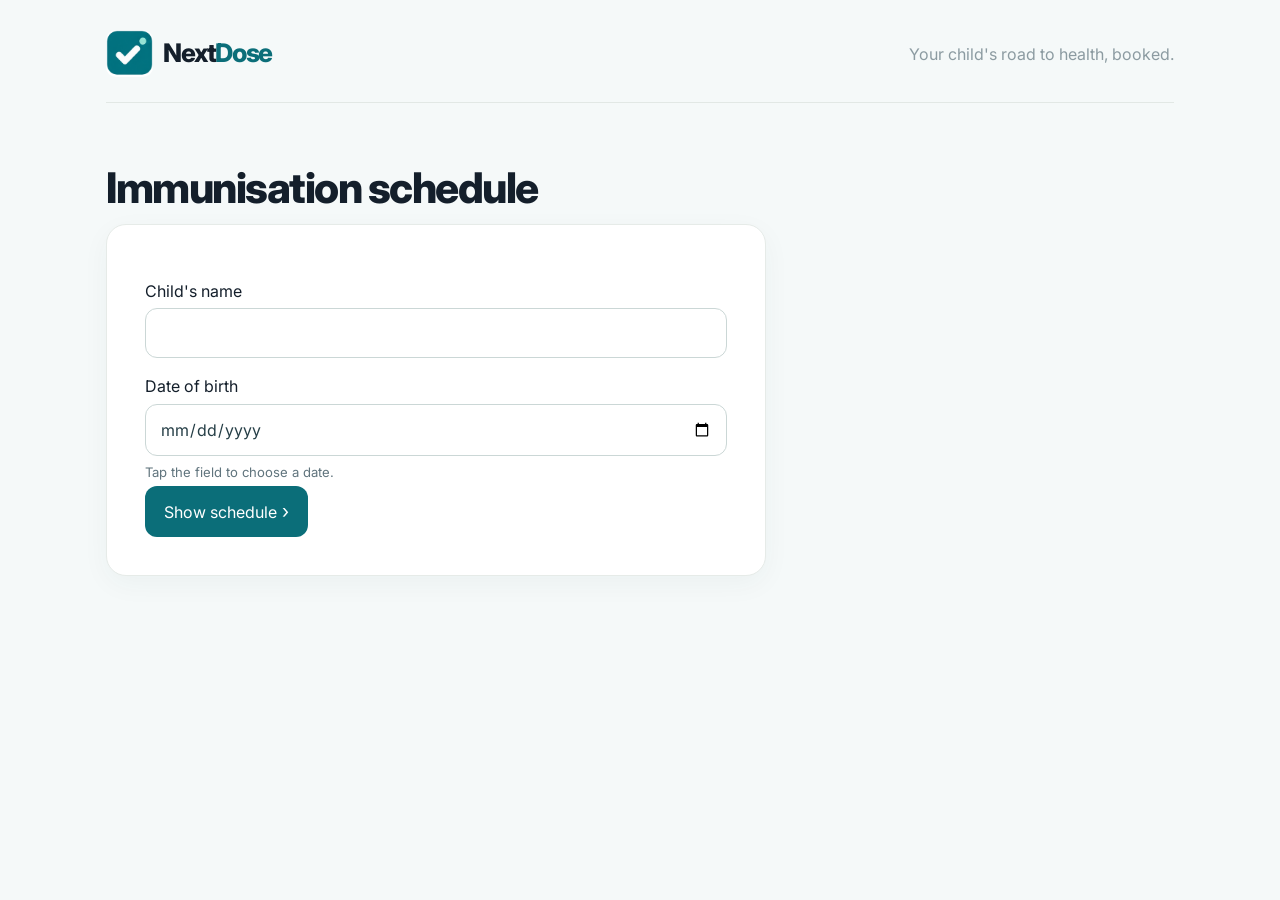
<file: index.html>
<!doctype html>
<html lang="en">
<head>
  <meta charset="utf-8">
  <meta name="viewport" content="width=device-width, initial-scale=1">
  <title>NextDose</title>
  <link rel="preconnect" href="https://fonts.googleapis.com">
  <link rel="preconnect" href="https://fonts.gstatic.com" crossorigin>
  <link href="https://fonts.googleapis.com/css2?family=Inter:wght@400;800&display=swap" rel="stylesheet">
  <style>
    :root {
      --teal: #0B6E79;
      --mint: #7FD1C7;
      --navy: #141F2B;
      --bg: #F5F9F9;
      --white: #FFFFFF;
      --green: #2E9E6B;
      --amber: #E9A23B;
      --red: #D64545;
      --grey: #9AA5AE;
      font: 16px/1.5 'Inter', system-ui, sans-serif;
      font-weight: 400;
      color: var(--navy);
      background: var(--bg);
    }
    * { box-sizing: border-box; }
    body { margin: 0; padding: 2rem 16px; }
    main { max-width: 420px; margin: auto; }
    h1, h2, strong { font-weight: 800; }
    h1, h2 { color: var(--navy); }
    h1 { margin-top: 0; }
    header p { margin: .25rem 0 1.5rem; color: var(--navy); opacity: .7; }
    .brand { display: flex; align-items: center; gap: .65rem; }
    .brand img { width: 40px; height: 40px; border-radius: 10px; object-fit: cover; }
    .brand h1 { margin: 0; color: var(--navy); font-size: 1.75rem; font-weight: 800; letter-spacing: -.06em; }
    .brand-dose { color: var(--teal); }
    .card, .row, .next-card { background: var(--white); border-radius: 16px; padding: 14px; box-shadow: 0 4px 14px rgba(20,31,43,.06); }
    .card { max-width: 100%; }
    label { display: block; margin: 1rem 0 .35rem; }
    input[type="text"], input[type="date"], select { width: 100%; min-height: 48px; padding: .7rem; border: 1px solid var(--grey); border-radius: 12px; background: var(--white); color: var(--navy); font: inherit; }
    button { min-height: 48px; border: 0; border-radius: 999px; padding: .7rem 1.2rem; background: var(--teal); color: white; font: inherit; cursor: pointer; }
    button::after { content: " ›"; font-size: 1.2em; }
    .error { min-height: 1.5em; color: var(--red); }
    .rows { display: grid; gap: 10px; }
    .rows { position: relative; }
    .rows::before { content: ""; position: absolute; z-index: 0; left: 18px; top: 24px; bottom: 24px; width: 2px; background: var(--grey); }
    .row { position: relative; display: grid; grid-template-columns: 1fr auto; gap: 10px; align-items: center; padding-left: 46px; }
    .row::before { content: ""; position: absolute; z-index: 1; left: 8px; top: 50%; width: 22px; height: 22px; transform: translateY(-50%); border: 3px solid var(--grey); border-radius: 50%; background: var(--white); }
    .row:has(.status.done)::before { content: "✓"; display: grid; place-items: center; border: 0; background: var(--teal); color: var(--white); font-size: 14px; font-weight: 800; }
    .row:has([data-book])::before { border: 0; background: var(--mint); }
    .row h2 { margin: 0; font-size: 1.1rem; }
    .vaccines { margin: .25rem 0 0; color: var(--navy); }
    .status { display: inline-flex; align-items: center; gap: .35rem; margin-top: .5rem; border-radius: 999px; padding: .2rem .65rem; font-size: .82rem; }
    .status.done { background: #e5f4ed; color: var(--green); }
    .status.overdue { background: #fae7e7; color: var(--red); }
    .status.due { background: #fbf0df; color: var(--amber); }
    .status.upcoming { background: #edf0f2; color: var(--grey); }
    .row-actions { display: flex; align-items: center; gap: .75rem; }
    .row-actions label { display: flex; align-items: center; gap: .35rem; margin: 0; white-space: nowrap; }
    .row-actions button { background: var(--teal); color: white; }
    .next-card { display: flex; align-items: center; justify-content: space-between; gap: 10px; margin-bottom: 10px; }
    .next-card-copy { display: flex; align-items: center; gap: 10px; }
    .next-card p { margin: .2rem 0 0; }
    .next-dot { flex: 0 0 16px; width: 16px; height: 16px; border-radius: 50%; background: var(--mint); }
    .next-headline { color: var(--navy); font-weight: 800; }
    .next-headline.overdue { color: var(--red); }
    .book-now { display: inline-flex; align-items: center; min-height: 44px; color: var(--teal); font-weight: 800; text-decoration: none; white-space: nowrap; }
    .booking-form select { margin-bottom: .3rem; }
    .booking-form .chip-select { height: auto; padding: 0; border: 0; background: transparent; overflow: visible; }
    .booking-form option { display: block; margin: 4px 0; padding: 8px 14px; border: 1px solid var(--teal); border-radius: 999px; background: var(--white); color: var(--navy); }
    .booking-form .chip-select option:checked { background: var(--teal); color: white; }
    .confirmation { text-align: center; }
    .confirmation-mark { display: grid; place-items: center; width: 72px; height: 72px; margin: 0 auto 1rem; border-radius: 50%; background: var(--teal); color: white; font-size: 2.5rem; }
    .confirmation h1 { margin-bottom: 1rem; }
    @media (max-width: 520px) { .row { grid-template-columns: 1fr; } .next-card { align-items: flex-start; } }
  </style>
  <link rel="icon" type="image/png" href="logo.png?v=1b907797">
  <link rel="apple-touch-icon" href="logo.png?v=1b907797">
  <link rel="stylesheet" href="ndlela-ui.css?v=iphone-form-fix-1">
</head>
<body>
  <main>
    <header>
      <div class="brand"><img src="logo.png?v=1b907797" alt="NextDose logo"><h1><span>Next</span><span class="brand-dose">Dose</span></h1></div>
      <p>Your child's road to health, booked.</p>
    </header>
    <section id="app"></section>
  </main>
  <script>
    // Source: NDoH PHC STG Chapter 13 Immunisation, 13.2, p13.3 (v1.1, 6 Dec 2024)
    const SCHEDULE = [
      { label: 'Birth',     weeks: 0,    vaccines: ['OPV0', 'BCG'] },
      { label: '6 weeks',   weeks: 6,    vaccines: ['OPV1', 'RV1', 'Hexavalent (DTaP-IPV-HB-Hib) 1', 'PCV1'] },
      { label: '10 weeks',  weeks: 10,   vaccines: ['Hexavalent (DTaP-IPV-HB-Hib) 2'] },
      { label: '14 weeks',  weeks: 14,   vaccines: ['RV2', 'Hexavalent (DTaP-IPV-HB-Hib) 3', 'PCV2'] },
      { label: '6 months',  months: 6,   vaccines: ['Measles/Rubella 1'] },
      { label: '9 months',  months: 9,   vaccines: ['PCV3'] },
      { label: '12 months', months: 12,  vaccines: ['Measles/Rubella 2'] },
      { label: '18 months', months: 18,  vaccines: ['Hexavalent (DTaP-IPV-HB-Hib) 4'] },
      { label: '6 years',   months: 72,  vaccines: ['Tdap'] },
      { label: '12 years',  months: 144, vaccines: ['Tdap'] },
    ];

    // Demo data only: fictional clinics in real Cape Town areas. No real clinic is bookable.
    const CLINICS = [
      { name: 'Khayelitsha Demo Clinic', area: 'Khayelitsha' },
      { name: 'Mitchells Plain Demo Clinic', area: 'Mitchells Plain' },
      { name: 'Gugulethu Demo Clinic', area: 'Gugulethu' },
      { name: 'Bellville Demo Clinic', area: 'Bellville' },
    ];
    const TIMES = ['08:00', '09:30', '11:00', '13:30'];
    const KEY = 'immunisationSchedule';
    const app = document.querySelector('#app');
    let saved = JSON.parse(localStorage.getItem(KEY) || '{}');
    const todayISO = () => {
      const d = new Date();
      return `${d.getFullYear()}-${String(d.getMonth() + 1).padStart(2, '0')}-${String(d.getDate()).padStart(2, '0')}`;
    };
    const parseDate = value => {
      const [year, month, day] = value.split('-').map(Number);
      return new Date(year, month - 1, day);
    };
    const addMonths = (date, months) => {
      const result = new Date(date);
      const day = result.getDate();
      result.setDate(1);
      result.setMonth(result.getMonth() + months);
      result.setDate(Math.min(day, new Date(result.getFullYear(), result.getMonth() + 1, 0).getDate()));
      return result;
    };
    const formatDate = date => date.toLocaleDateString('en-GB', { day: 'numeric', month: 'short', year: 'numeric' });
    const persist = () => localStorage.setItem(KEY, JSON.stringify(saved));

    function showStart(message = '') {
      app.innerHTML = `<nav class="page-nav">${saved.dob ? '<button type="button" id="back-to-list" class="back-button">← Back to schedule</button>' : ''}</nav><h1>Immunisation schedule</h1>
        <form class="card" id="start">
          <label for="name">Child's name</label>
          <input id="name" name="name" type="text" value="${(saved.name || '').replace(/[&<>"']/g, c => ({'&':'&amp;','<':'&lt;','>':'&gt;','"':'&quot;',"'":'&#39;'}[c]))}">
          <label for="dob">Date of birth</label>
          <div class="dob-field"><input id="dob" name="dob" type="date" aria-describedby="dob-help" max="${todayISO()}" value="${saved.dob || ''}"></div>
          <p class="dob-help" id="dob-help">Tap the field to choose a date.</p>
          <p class="error" role="alert">${message}</p>
          <button type="submit">Show schedule</button>
        </form>`;
      window.scrollTo(0, 0);
      app.querySelector('#back-to-list')?.addEventListener('click', showSchedule);
      app.querySelector('#start').addEventListener('submit', event => {
        event.preventDefault();
        const name = app.querySelector('#name').value.trim();
        const dob = app.querySelector('#dob').value;
        if (!dob || dob > todayISO()) return showStart(!dob ? 'Please enter a date of birth.' : 'Date of birth cannot be in the future.');
        saved = dob === saved.dob ? { ...saved, name, dob } : { name, dob, done: [], bookings: {} };
        persist();
        showSchedule();
      });
    }

    function showSchedule(scrollToTop = true) {
      const birth = parseDate(saved.dob);
      const today = parseDate(todayISO());
      const entries = SCHEDULE.map((item, index) => {
        const due = new Date(birth);
        if (item.weeks !== undefined) due.setDate(due.getDate() + item.weeks * 7);
        else due.setTime(addMonths(birth, item.months).getTime());
        const days = Math.round((due - today) / 86400000);
        const done = Boolean(saved.done && saved.done[index]);
        const booking = saved.bookings && saved.bookings[item.label];
        const status = done ? 'done' : days < 0 ? 'overdue' : days <= 14 ? 'due' : 'upcoming';
        return { item, index, due, status, done, booking };
      });
      const bookIndex = entries.filter(row => !row.done && !row.booking && (row.status === 'overdue' || row.status === 'due'))
        .sort((a, b) => a.due - b.due)[0]?.index;
      app.innerHTML = `<nav class="page-nav"><button type="button" id="back-to-details" class="back-button">← Back to child details</button></nav><h1>${saved.name ? `${saved.name}'s schedule` : 'Immunisation schedule'}</h1>
        <p>Date of birth: ${formatDate(birth)}</p>
        ${bookIndex === undefined ? '' : `<article class="next-card">
          <div><strong class="next-headline ${entries[bookIndex].status === 'overdue' ? 'overdue' : ''}">${entries[bookIndex].status === 'overdue' ? 'Overdue' : `Next vaccination in ${Math.round((entries[bookIndex].due - today) / 86400000)} days`}</strong>
            <p>${entries[bookIndex].item.label}</p></div>
          <a class="book-now" href="#booking" data-book="${bookIndex}">Book now ›</a>
        </article>`}
        <div class="list-heading"><h2>Vaccination timeline</h2><span>${entries.filter(row => row.done).length} of ${entries.length} completed</span></div><div class="rows">${entries.map(({ item, index, due, status, done, booking }) => `
          <article class="row">
            <div><h2>${item.label}</h2><p class="vaccines">${item.vaccines.join(', ')}</p>
              <span class="status ${status}">${status === 'done' ? '✓ Done' : status === 'due' ? '⏰ Due soon' : status === 'overdue' ? '! Overdue' : '📅 Upcoming'}</span> <span>Due ${formatDate(due)}</span></div>
            <div class="row-actions"><label><input type="checkbox" data-index="${index}" ${done ? 'checked' : ''}> Done</label>
              ${booking ? `Booked: ${formatDate(parseDate(booking.date))}, ${booking.time}` : index === bookIndex ? `<button type="button" data-book="${index}">Book</button>` : ''}</div>
          </article>`).join('')}</div>
        <p><button id="edit" type="button">Edit details</button></p>`;
      if (scrollToTop) window.scrollTo(0, 0);
      app.querySelector('#back-to-details').addEventListener('click', () => showStart());
      app.querySelectorAll('[data-index]').forEach(box => box.addEventListener('change', () => {
        saved.done = saved.done || [];
        saved.done[box.dataset.index] = box.checked;
        persist();
        showSchedule(false);
      }));
      app.querySelectorAll('[data-book]').forEach(button => button.addEventListener('click', event => { event.preventDefault(); showBooking(Number(button.dataset.book)); }));
      app.querySelector('#edit').addEventListener('click', () => showStart());
    }

    function showBooking(index) {
      const visit = SCHEDULE[index];
      const weekdays = [];
      const date = new Date();
      while (weekdays.length < 5) {
        date.setDate(date.getDate() + 1);
        if (date.getDay() !== 0 && date.getDay() !== 6) weekdays.push(new Date(date));
      }
      app.innerHTML = `<nav class="page-nav"><button type="button" id="back-to-schedule" class="back-button">← Back to schedule</button></nav><h1>Book ${visit.label}</h1>
        <p>${visit.vaccines.join(', ')}</p>
        <form class="card booking-form" id="booking">
          <label for="clinic">Demo clinics</label>
          <select id="clinic" required><option value="">Choose a clinic</option>${CLINICS.map(clinic => `<option value="${clinic.name}">${clinic.name} (${clinic.area})</option>`).join('')}</select>
          <label for="date">Date</label>
          <select id="date" class="chip-select" required><option value="">Choose a weekday</option>${weekdays.map(day => `<option value="${todayISOFor(day)}">${formatDate(day)}</option>`).join('')}</select>
          <label for="time">Time</label>
          <select id="time" class="chip-select" required><option value="">Choose a time</option>${TIMES.map(time => `<option>${time}</option>`).join('')}</select>
          <p class="demo-note">Demo only — no real clinic appointment is reserved.</p><p class="error" role="alert"></p>
          <button type="submit">Save demo booking</button>
        </form>`;
      window.scrollTo(0, 0);
      app.querySelector('#back-to-schedule').addEventListener('click', showSchedule);
      app.querySelector('#booking').addEventListener('submit', event => {
        event.preventDefault();
        const booking = {
          ref: `NXT-${Math.floor(1000 + Math.random() * 9000)}`,
          clinic: app.querySelector('#clinic').value,
          date: app.querySelector('#date').value,
          time: app.querySelector('#time').value,
          label: visit.label,
        };
        saved.bookings = saved.bookings || {};
        saved.bookings[visit.label] = booking;
        persist();
        showConfirmation(booking);
      });
    }

    const todayISOFor = date => `${date.getFullYear()}-${String(date.getMonth() + 1).padStart(2, '0')}-${String(date.getDate()).padStart(2, '0')}`;

    function showConfirmation(booking) {
      const visit = SCHEDULE.find(item => item.label === booking.label);
      app.innerHTML = `<section class="card confirmation">
        <div class="confirmation-mark" aria-hidden="true">✓</div>
        <h1>Demo booking saved</h1><p class="demo-note">This is a simulated booking, not a real clinic appointment.</p><p><strong>${saved.name || 'Child'}</strong></p>
          <p>${visit.vaccines.join(', ')}</p><p>${booking.clinic}</p>
          <p>${formatDate(parseDate(booking.date))} at ${booking.time}</p>
          <p>Reference: <strong>${booking.ref}</strong></p>
          <button id="back" type="button">Back to schedule</button>
        </section>`;
      window.scrollTo(0, 0);
      app.querySelector('#back').addEventListener('click', showSchedule);
    }

    if (saved.dob && saved.dob <= todayISO()) showSchedule();
    else showStart();
  </script>
</body>
</html>
</file>
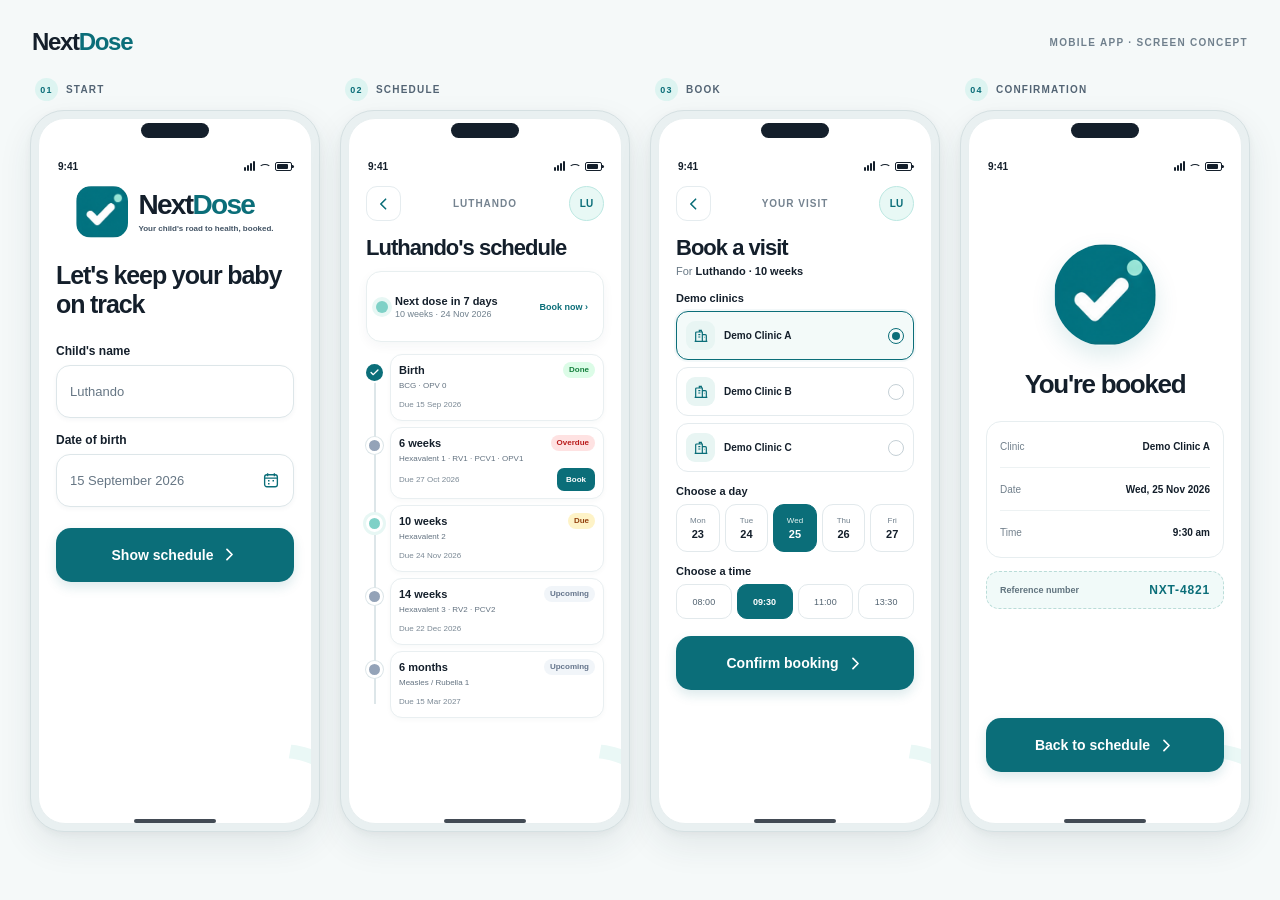
<file: design-mockup.html>
<!doctype html>
<html lang="en">
<head>
  <meta charset="utf-8">
  <meta name="viewport" content="width=device-width, initial-scale=1">
  <title>NextDose — mobile screens</title>
  <style>
    :root {
      color-scheme: light;
      font-family: Inter, "Segoe UI", Arial, sans-serif;
      color: #141F2B;
      background: #F5F9F9;
      font-synthesis: none;
      text-rendering: optimizeLegibility;
      -webkit-font-smoothing: antialiased;
      --teal: #0B6E79;
      --mint: #7FD1C7;
      --navy: #141F2B;
      --white: #FFFFFF;
      --off-white: #F5F9F9;
      --green: #22C55E;
      --amber: #F59E0B;
      --red: #EF4444;
      --grey: #94A3B8;
      --line: #E5ECEF;
    }
    * { box-sizing: border-box; }
    body { min-width: 320px; margin: 0; background: var(--off-white); }
    button { font: inherit; }
    .page { width: min(1540px, 100%); margin: 0 auto; padding: 28px 30px 38px; }
    .page-heading { display: flex; align-items: center; justify-content: space-between; margin: 0 2px 22px; }
    .wordmark { color: var(--navy); font-family: Montserrat, Inter, "Segoe UI", sans-serif; font-size: 24px; font-weight: 850; letter-spacing: -.055em; }
    .wordmark span { color: var(--teal); }
    .page-tag { color: #70808D; font-size: 10px; font-weight: 750; letter-spacing: .13em; text-transform: uppercase; }
    .screens { display: grid; grid-template-columns: repeat(4, minmax(0, 1fr)); gap: 20px; align-items: start; }
    .screen-column { min-width: 0; }
    .screen-label { display: flex; align-items: center; gap: 8px; margin: 0 0 9px 5px; color: #536474; font-size: 10px; font-weight: 800; letter-spacing: .12em; text-transform: uppercase; }
    .screen-label span { display: grid; width: 23px; height: 23px; place-items: center; border-radius: 50%; background: #DDF4F1; color: var(--teal); font-size: 9px; }
    .phone { position: relative; width: 100%; max-width: 370px; min-height: 700px; margin: 0 auto; padding: 7px; border: 1px solid #D5E0E2; border-radius: 34px; background: #E9F0F1; box-shadow: 0 14px 34px #21374516, 0 2px 7px #2137450c; }
    .phone::before { position: absolute; z-index: 3; top: 12px; left: 50%; width: 68px; height: 15px; border-radius: 99px; background: var(--navy); content: ""; transform: translateX(-50%); }
    .screen { position: relative; min-height: 684px; overflow: hidden; border: 1px solid #E8EFF0; border-radius: 27px; background: var(--white); }
    .screen::after { position: absolute; z-index: 0; right: -54px; bottom: -96px; width: 180px; height: 140px; border: 14px solid #EAF8F6; border-left-color: transparent; border-top-color: transparent; border-radius: 50%; content: ""; transform: rotate(-35deg); pointer-events: none; }
    .screen-inner { position: relative; z-index: 1; min-height: 682px; padding: 39px 17px 20px; }
    .statusbar { display: flex; align-items: center; justify-content: space-between; height: 16px; margin: 0 2px 12px; color: var(--navy); font-size: 10px; font-weight: 750; }
    .status-icons { display: flex; align-items: center; gap: 4px; }
    .signal { display: flex; height: 10px; align-items: end; gap: 1px; }
    .signal i { display: block; width: 2px; border-radius: 2px; background: currentColor; }
    .signal i:nth-child(1) { height: 4px; }.signal i:nth-child(2) { height: 6px; }.signal i:nth-child(3) { height: 8px; }.signal i:nth-child(4) { height: 10px; }
    .wifi { width: 12px; height: 8px; border: 1.5px solid currentColor; border-color: currentColor transparent transparent; border-radius: 50% 50% 0 0; transform: translateY(2px); }
    .battery { position: relative; width: 17px; height: 9px; border: 1px solid currentColor; border-radius: 2px; }
    .battery::before { position: absolute; inset: 1px 3px 1px 1px; border-radius: 1px; background: currentColor; content: ""; }
    .battery::after { position: absolute; top: 2px; right: -3px; width: 2px; height: 3px; border-radius: 0 2px 2px 0; background: currentColor; content: ""; }
    .brand { display: flex; align-items: center; justify-content: center; gap: 10px; margin: 5px 0 23px; }
    .app-icon { display: block; width: 52px; height: 52px; flex: 0 0 auto; border-radius: 15px; object-fit: cover; }
    .brand-text { min-width: 0; }
    .brand-name { display: block; color: var(--navy); font-family: Montserrat, Inter, "Segoe UI", sans-serif; font-size: 28px; font-weight: 850; letter-spacing: -.06em; line-height: 1; }
    .brand-name span { color: var(--teal); }
    .tagline { display: block; margin-top: 5px; color: #425364; font-size: 8px; font-weight: 650; white-space: nowrap; }
    .welcome { margin: 0 0 7px; color: var(--navy); font-family: Montserrat, Inter, "Segoe UI", sans-serif; font-size: 25px; font-weight: 800; line-height: 1.15; letter-spacing: -.045em; }
    .form { display: grid; gap: 15px; margin-top: 25px; }
    .field label { display: block; margin: 0 0 7px; color: var(--navy); font-size: 12px; font-weight: 750; }
    .input { display: flex; min-height: 53px; align-items: center; justify-content: space-between; gap: 8px; padding: 0 13px; border: 1px solid #DDE6E9; border-radius: 14px; background: var(--white); color: #465868; font-size: 13px; box-shadow: 0 2px 5px #1D36450A; }
    .placeholder { color: #667684; }
    .calendar { width: 18px; height: 18px; color: var(--teal); }
    .button { display: flex; width: 100%; min-height: 54px; align-items: center; justify-content: center; gap: 8px; border: 0; border-radius: 15px; background: var(--teal); color: var(--white); font-family: Montserrat, Inter, "Segoe UI", sans-serif; font-size: 14px; font-weight: 800; box-shadow: 0 5px 12px #0B6E7926; }
    .arrow { width: 17px; height: 17px; }
    .form .button { margin-top: 6px; }
    .topline { display: flex; align-items: center; justify-content: space-between; gap: 9px; margin: 2px 0 14px; }
    .back { display: grid; width: 35px; height: 35px; flex: 0 0 auto; place-items: center; border: 1px solid var(--line); border-radius: 11px; background: var(--white); color: var(--teal); }
    .back svg { width: 16px; height: 16px; }
    .caption { flex: 1; color: #758390; font-size: 10px; font-weight: 800; letter-spacing: .1em; text-align: center; }
    .avatar { display: grid; width: 35px; height: 35px; flex: 0 0 auto; place-items: center; border: 1px solid #BCE8E2; border-radius: 50%; background: #E8F8F5; color: var(--teal); font-size: 10px; font-weight: 850; }
    .schedule-title, .booking-title { margin: 0; color: var(--navy); font-family: Montserrat, Inter, "Segoe UI", sans-serif; font-size: 22px; font-weight: 800; line-height: 1.14; letter-spacing: -.045em; }
    .next-card { display: flex; min-height: 71px; align-items: center; gap: 7px; margin: 11px 0 12px; padding: 9px; border: 1px solid #E8EFF0; border-radius: 15px; background: var(--white); box-shadow: 0 4px 12px #2137450B; }
    .mint-dot { width: 12px; height: 12px; flex: 0 0 auto; border-radius: 50%; background: var(--mint); box-shadow: 0 0 0 4px #E7F7F4; }
    .next-copy { min-width: 0; flex: 1; }
    .next-copy strong { display: block; color: var(--navy); font-family: Montserrat, Inter, "Segoe UI", sans-serif; font-size: 11px; font-weight: 800; white-space: nowrap; }
    .next-copy span { display: block; margin-top: 2px; color: #70808D; font-size: 9px; }
    .book-now { flex: 0 0 auto; border: 0; background: none; color: var(--teal); font-size: 9px; font-weight: 800; white-space: nowrap; }
    .timeline { position: relative; display: grid; gap: 6px; }
    .timeline::before { position: absolute; top: 12px; bottom: 14px; left: 8px; width: 2px; background: #DDE6E9; content: ""; }
    .visit { position: relative; display: grid; grid-template-columns: 17px minmax(0, 1fr); gap: 7px; }
    .track-dot { z-index: 1; display: grid; width: 17px; height: 17px; place-items: center; margin-top: 10px; border: 3px solid var(--white); border-radius: 50%; background: var(--grey); box-shadow: 0 0 0 1px #DDE6E9; }
    .visit.done .track-dot { border: 0; background: var(--teal); box-shadow: 0 0 0 2px var(--white); }
    .track-dot svg { width: 11px; height: 11px; }
    .visit.next .track-dot { background: var(--mint); box-shadow: 0 0 0 3px #E7F7F4; }
    .visit-card { min-width: 0; padding: 7px 8px; border: 1px solid #E9EFF1; border-radius: 12px; background: var(--white); box-shadow: 0 2px 5px #21374508; }
    .visit-heading { display: flex; align-items: center; justify-content: space-between; gap: 4px; }
    .visit-heading h3 { overflow: hidden; margin: 0; color: var(--navy); font-family: Montserrat, Inter, "Segoe UI", sans-serif; font-size: 11px; font-weight: 800; text-overflow: ellipsis; white-space: nowrap; }
    .badge { flex: 0 0 auto; padding: 3px 6px; border-radius: 99px; font-size: 8px; font-weight: 800; line-height: 1.2; }
    .badge.done { background: #DCFCE7; color: #15803D; }
    .badge.overdue { background: #FEE2E2; color: #B91C1C; }
    .badge.due { background: #FEF3C7; color: #92400E; }
    .badge.upcoming { background: #F1F5F9; color: #64748B; }
    .vaccine { margin: 3px 0 0; color: #637280; font-size: 8px; line-height: 1.3; }
    .visit-bottom { display: flex; min-height: 18px; align-items: center; justify-content: space-between; gap: 4px; margin-top: 4px; }
    .due-date { color: #7B8995; font-size: 8px; }
    .book-small { min-height: 23px; padding: 3px 9px; border: 0; border-radius: 7px; background: var(--teal); color: var(--white); font-size: 8px; font-weight: 800; }
    .booking-visit { margin: 5px 0 15px; color: #697986; font-size: 11px; }
    .booking-visit strong { color: var(--navy); }
    .section-label { margin: 0 0 7px; color: var(--navy); font-size: 11px; font-weight: 800; }
    .clinic-list { display: grid; gap: 7px; }
    .clinic { display: flex; min-height: 49px; align-items: center; gap: 9px; padding: 7px 9px; border: 1px solid #E4EBEE; border-radius: 12px; background: var(--white); }
    .clinic.selected { border: 1.5px solid var(--teal); background: #F3FAF9; box-shadow: 0 0 0 2px #0B6E790C; }
    .clinic-icon { display: grid; width: 29px; height: 29px; flex: 0 0 auto; place-items: center; border-radius: 9px; background: #E8F5F3; color: var(--teal); }
    .clinic-icon svg { width: 16px; height: 16px; }
    .clinic-name { flex: 1; color: var(--navy); font-size: 10px; font-weight: 750; }
    .radio { display: grid; width: 16px; height: 16px; flex: 0 0 auto; place-items: center; border: 1px solid #C5D0D6; border-radius: 50%; }
    .selected .radio { border-color: var(--teal); }
    .selected .radio::after { width: 8px; height: 8px; border-radius: 50%; background: var(--teal); content: ""; }
    .day-section { margin-top: 13px; }
    .chips { display: grid; gap: 5px; }
    .days { grid-template-columns: repeat(5, minmax(0, 1fr)); }
    .day-chip { display: grid; min-height: 48px; align-content: center; justify-items: center; gap: 3px; border: 1px solid #E2E9EC; border-radius: 11px; background: var(--white); color: #71808D; font-size: 8px; }
    .day-chip strong { color: var(--navy); font-size: 11px; }
    .day-chip.selected { border-color: var(--teal); background: var(--teal); color: #E5F4F2; }
    .day-chip.selected strong { color: var(--white); }
    .times { grid-template-columns: repeat(4, minmax(0, 1fr)); }
    .time-chip { min-height: 35px; border: 1px solid #E2E9EC; border-radius: 10px; background: var(--white); color: #526371; font-size: 9px; }
    .time-chip.selected { border-color: var(--teal); background: var(--teal); color: var(--white); font-weight: 800; }
    .confirm { margin-top: 17px; }
    .confirmation { display: flex; min-height: 586px; flex-direction: column; align-items: center; padding-top: 58px; text-align: center; }
    .confirm-icon { width: 102px; height: 102px; border-radius: 50%; box-shadow: 0 10px 25px #0B6E7922; }
    .success-title { margin: 23px 0 5px; color: var(--navy); font-family: Montserrat, Inter, "Segoe UI", sans-serif; font-size: 26px; font-weight: 850; letter-spacing: -.05em; }
    .details { width: 100%; margin: 16px 0 13px; padding: 3px 13px; border: 1px solid #E7EEF0; border-radius: 15px; background: var(--white); text-align: left; }
    .detail-row { display: flex; min-height: 43px; align-items: center; justify-content: space-between; gap: 8px; border-bottom: 1px solid #EDF2F3; font-size: 10px; }
    .detail-row:last-child { border-bottom: 0; }
    .detail-row span { color: #72808C; }
    .detail-row strong { color: var(--navy); font-size: 10px; text-align: right; }
    .reference { display: flex; width: 100%; align-items: center; justify-content: space-between; padding: 11px 13px; border: 1px dashed #B9DCD8; border-radius: 13px; background: #F1FAF9; }
    .reference span { color: #60737E; font-size: 9px; font-weight: 700; }
    .reference strong { color: var(--teal); font-size: 12px; letter-spacing: .07em; }
    .confirmation .button { margin-top: auto; }
    .home-indicator { width: 82px; height: 4px; margin: 18px auto 0; border-radius: 99px; background: var(--navy); opacity: .8; }
    @media (max-width: 1080px) {
      .screens { grid-template-columns: repeat(2, minmax(280px, 1fr)); gap: 25px 18px; }
      .phone { max-width: 385px; }
    }
    @media (max-width: 640px) {
      .page { padding: 21px 14px 30px; }
      .screens { grid-template-columns: minmax(0, 1fr); gap: 22px; }
      .phone { max-width: 390px; }
    }
    @media (prefers-reduced-motion: no-preference) {
      .phone { animation: arrive .4s both; }
      .screen-column:nth-child(2) .phone { animation-delay: .05s; }
      .screen-column:nth-child(3) .phone { animation-delay: .1s; }
      .screen-column:nth-child(4) .phone { animation-delay: .15s; }
      @keyframes arrive { from { opacity: 0; transform: translateY(7px); } to { opacity: 1; transform: translateY(0); } }
    }
  </style>
</head>
<body>
  <main class="page">
    <header class="page-heading"><div class="wordmark">Next<span>Dose</span></div><div class="page-tag">Mobile app · Screen concept</div></header>
    <section class="screens" aria-label="Four NextDose mobile app screens">
      <article class="screen-column">
        <h2 class="screen-label"><span>01</span> Start</h2>
        <div class="phone">
          <section class="screen" aria-label="Start screen">
            <div class="screen-inner">
              <div class="statusbar"><span>9:41</span><span class="status-icons"><span class="signal"><i></i><i></i><i></i><i></i></span><i class="wifi"></i><i class="battery"></i></span></div>
              <div class="brand">
                <img class="app-icon" src="[data-uri]" alt="NextDose checkmark app icon">
                <span class="brand-text"><strong class="brand-name">Next<span>Dose</span></strong><span class="tagline">Your child's road to health, booked.</span></span>
              </div>
              <h2 class="welcome">Let's keep your baby on track</h2>
              <div class="form">
                <div class="field"><label>Child's name</label><div class="input"><span class="placeholder">Luthando</span></div></div>
                <div class="field"><label>Date of birth</label><div class="input"><span class="placeholder">15 September 2026</span><svg class="calendar" viewBox="0 0 24 24" fill="none" stroke="currentColor" stroke-width="1.8" aria-hidden="true"><rect x="3.5" y="5" width="17" height="16" rx="3"></rect><path d="M7.5 3v4M16.5 3v4M3.5 9.5h17M8 13h2M14 13h2M8 17h2"></path></svg></div></div>
                <button class="button" type="button">Show schedule<svg class="arrow" viewBox="0 0 20 20" fill="none" aria-hidden="true"><path d="m7 4 6 6-6 6" stroke="currentColor" stroke-width="2" stroke-linecap="round" stroke-linejoin="round"></path></svg></button>
              </div>
            </div>
            <div class="home-indicator"></div>
          </section>
        </div>
      </article>

      <article class="screen-column">
        <h2 class="screen-label"><span>02</span> Schedule</h2>
        <div class="phone">
          <section class="screen" aria-label="Vaccination schedule screen">
            <div class="screen-inner">
              <div class="statusbar"><span>9:41</span><span class="status-icons"><span class="signal"><i></i><i></i><i></i><i></i></span><i class="wifi"></i><i class="battery"></i></span></div>
              <div class="topline"><span class="back"><svg viewBox="0 0 20 20" fill="none" aria-hidden="true"><path d="m12 4-6 6 6 6" stroke="currentColor" stroke-width="2" stroke-linecap="round" stroke-linejoin="round"></path></svg></span><span class="caption">LUTHANDO</span><span class="avatar">LU</span></div>
              <h2 class="schedule-title">Luthando's schedule</h2>
              <div class="next-card"><span class="mint-dot"></span><span class="next-copy"><strong>Next dose in 7 days</strong><span>10 weeks · 24 Nov 2026</span></span><button class="book-now" type="button">Book now ›</button></div>
              <div class="timeline">
                <div class="visit done"><span class="track-dot"><svg viewBox="0 0 16 16" fill="none" aria-hidden="true"><path d="m3 8 3.2 3.1L13 4.5" stroke="white" stroke-width="2" stroke-linecap="round" stroke-linejoin="round"></path></svg></span><div class="visit-card"><div class="visit-heading"><h3>Birth</h3><span class="badge done">Done</span></div><p class="vaccine">BCG · OPV 0</p><div class="visit-bottom"><span class="due-date">Due 15 Sep 2026</span></div></div></div>
                <div class="visit overdue"><span class="track-dot"></span><div class="visit-card"><div class="visit-heading"><h3>6 weeks</h3><span class="badge overdue">Overdue</span></div><p class="vaccine">Hexavalent 1 · RV1 · PCV1 · OPV1</p><div class="visit-bottom"><span class="due-date">Due 27 Oct 2026</span><button class="book-small" type="button">Book</button></div></div></div>
                <div class="visit next"><span class="track-dot"></span><div class="visit-card"><div class="visit-heading"><h3>10 weeks</h3><span class="badge due">Due</span></div><p class="vaccine">Hexavalent 2</p><div class="visit-bottom"><span class="due-date">Due 24 Nov 2026</span></div></div></div>
                <div class="visit"><span class="track-dot"></span><div class="visit-card"><div class="visit-heading"><h3>14 weeks</h3><span class="badge upcoming">Upcoming</span></div><p class="vaccine">Hexavalent 3 · RV2 · PCV2</p><div class="visit-bottom"><span class="due-date">Due 22 Dec 2026</span></div></div></div>
                <div class="visit"><span class="track-dot"></span><div class="visit-card"><div class="visit-heading"><h3>6 months</h3><span class="badge upcoming">Upcoming</span></div><p class="vaccine">Measles / Rubella 1</p><div class="visit-bottom"><span class="due-date">Due 15 Mar 2027</span></div></div></div>
              </div>
            </div>
            <div class="home-indicator"></div>
          </section>
        </div>
      </article>

      <article class="screen-column">
        <h2 class="screen-label"><span>03</span> Book</h2>
        <div class="phone">
          <section class="screen" aria-label="Clinic booking screen">
            <div class="screen-inner">
              <div class="statusbar"><span>9:41</span><span class="status-icons"><span class="signal"><i></i><i></i><i></i><i></i></span><i class="wifi"></i><i class="battery"></i></span></div>
              <div class="topline"><span class="back"><svg viewBox="0 0 20 20" fill="none" aria-hidden="true"><path d="m12 4-6 6 6 6" stroke="currentColor" stroke-width="2" stroke-linecap="round" stroke-linejoin="round"></path></svg></span><span class="caption">YOUR VISIT</span><span class="avatar">LU</span></div>
              <h2 class="booking-title">Book a visit</h2>
              <p class="booking-visit">For <strong>Luthando · 10 weeks</strong></p>
              <h3 class="section-label">Demo clinics</h3>
              <div class="clinic-list">
                <div class="clinic selected"><span class="clinic-icon"><svg viewBox="0 0 24 24" fill="none" stroke="currentColor" stroke-width="1.8" aria-hidden="true"><path d="M4 20V7.5A1.5 1.5 0 0 1 5.5 6H14v14M14 10h4.5a1.5 1.5 0 0 1 1.5 1.5V20M2.5 20h19M8 10h3M8 13.5h3M17 14h.5"></path><path d="M9.5 6V3.5h3V6"></path></svg></span><span class="clinic-name">Demo Clinic A</span><span class="radio"></span></div>
                <div class="clinic"><span class="clinic-icon"><svg viewBox="0 0 24 24" fill="none" stroke="currentColor" stroke-width="1.8" aria-hidden="true"><path d="M4 20V7.5A1.5 1.5 0 0 1 5.5 6H14v14M14 10h4.5a1.5 1.5 0 0 1 1.5 1.5V20M2.5 20h19M8 10h3M8 13.5h3M17 14h.5"></path><path d="M9.5 6V3.5h3V6"></path></svg></span><span class="clinic-name">Demo Clinic B</span><span class="radio"></span></div>
                <div class="clinic"><span class="clinic-icon"><svg viewBox="0 0 24 24" fill="none" stroke="currentColor" stroke-width="1.8" aria-hidden="true"><path d="M4 20V7.5A1.5 1.5 0 0 1 5.5 6H14v14M14 10h4.5a1.5 1.5 0 0 1 1.5 1.5V20M2.5 20h19M8 10h3M8 13.5h3M17 14h.5"></path><path d="M9.5 6V3.5h3V6"></path></svg></span><span class="clinic-name">Demo Clinic C</span><span class="radio"></span></div>
              </div>
              <div class="day-section"><h3 class="section-label">Choose a day</h3><div class="chips days">
                <div class="day-chip"><span>Mon</span><strong>23</strong></div><div class="day-chip"><span>Tue</span><strong>24</strong></div><div class="day-chip selected"><span>Wed</span><strong>25</strong></div><div class="day-chip"><span>Thu</span><strong>26</strong></div><div class="day-chip"><span>Fri</span><strong>27</strong></div>
              </div></div>
              <div class="day-section"><h3 class="section-label">Choose a time</h3><div class="chips times">
                <button class="time-chip" type="button">08:00</button><button class="time-chip selected" type="button">09:30</button><button class="time-chip" type="button">11:00</button><button class="time-chip" type="button">13:30</button>
              </div></div>
              <button class="button confirm" type="button">Confirm booking<svg class="arrow" viewBox="0 0 20 20" fill="none" aria-hidden="true"><path d="m7 4 6 6-6 6" stroke="currentColor" stroke-width="2" stroke-linecap="round" stroke-linejoin="round"></path></svg></button>
            </div>
            <div class="home-indicator"></div>
          </section>
        </div>
      </article>

      <article class="screen-column">
        <h2 class="screen-label"><span>04</span> Confirmation</h2>
        <div class="phone">
          <section class="screen" aria-label="Booking confirmation screen">
            <div class="screen-inner">
              <div class="statusbar"><span>9:41</span><span class="status-icons"><span class="signal"><i></i><i></i><i></i><i></i></span><i class="wifi"></i><i class="battery"></i></span></div>
              <div class="confirmation">
                <img class="confirm-icon" src="[data-uri]" alt="NextDose checkmark app icon">
                <h2 class="success-title">You're booked</h2>
                <div class="details">
                  <div class="detail-row"><span>Clinic</span><strong>Demo Clinic A</strong></div>
                  <div class="detail-row"><span>Date</span><strong>Wed, 25 Nov 2026</strong></div>
                  <div class="detail-row"><span>Time</span><strong>9:30 am</strong></div>
                </div>
                <div class="reference"><span>Reference number</span><strong>NXT-4821</strong></div>
                <button class="button" type="button">Back to schedule<svg class="arrow" viewBox="0 0 20 20" fill="none" aria-hidden="true"><path d="m7 4 6 6-6 6" stroke="currentColor" stroke-width="2" stroke-linecap="round" stroke-linejoin="round"></path></svg></button>
              </div>
            </div>
            <div class="home-indicator"></div>
          </section>
        </div>
      </article>
    </section>
  </main>
</body>
</html>
</file>
<file: ndlela-ui.css>
:root{--teal:#0B6E79;--orange:#0B6E79;--bg:#F5F9F9;--muted:#60747d}
*{box-sizing:border-box}
html{scroll-behavior:smooth}
body{padding:0!important;margin:0!important;background:var(--bg)!important}
main{max-width:1120px!important;margin:0 auto!important;padding:30px 26px 72px!important}
header{display:flex;justify-content:space-between;align-items:center;gap:20px;padding:0 0 25px;margin-bottom:38px;border-bottom:1px solid #e2e8e5}
header p{margin:0!important;color:var(--muted);text-align:right}
.brand img{width:47px!important;height:47px!important}
.brand h1{font-size:1.6rem!important}
h1,h2{letter-spacing:-.035em}
#app>h1{font-size:clamp(1.85rem,3.3vw,2.7rem);line-height:1.2;margin:10px 0 10px}
#app>p{color:var(--muted);margin:0 0 26px}
.row,.next-card,.card{border:1px solid #e6ebe8;box-shadow:0 8px 28px rgba(6,58,67,.045)!important;border-radius:20px!important}
.card{padding:clamp(20px,4vw,38px)!important;max-width:660px!important}
.rows{display:grid!important;grid-template-columns:repeat(2,minmax(0,1fr));gap:16px!important}
.row{padding:22px!important;display:flex!important;flex-direction:column;justify-content:space-between;align-items:stretch!important;gap:20px!important;border-left:4px solid #cadcda;min-height:178px}
.row:has(.status.due){border-left-color:#e9a23b}
.row:has(.status.overdue){border-left-color:#d45f57}
.row:has(.status.done){border-left-color:#53a87b}
.row h2{font-size:1.13rem!important;margin:0 0 6px!important}
.vaccines{font-size:.91rem;line-height:1.5;color:#49606a!important}
.status{padding:5px 11px!important;font-size:.79rem!important}
.row>div:first-child>span:last-child{display:inline-block;margin-left:8px;font-size:.85rem;color:var(--muted)}
.row-actions{display:flex!important;align-items:center;justify-content:space-between;gap:12px;border-top:1px solid #edf0ee;padding-top:13px}
.row-actions label{font-size:.9rem!important;color:var(--teal)}
input[type=checkbox]{height:18px;width:18px;accent-color:var(--teal);cursor:pointer}
.next-card{background:#0B6E79!important;color:white;padding:26px!important;margin:24px 0 28px!important}
.next-headline,.next-card p{color:#fff!important}
.next-card p{opacity:.9}
.next-headline.overdue{color:#ffcd9b!important}
.book-now{background:#fff;color:#0B6E79!important;border-radius:12px;padding:12px 22px;text-decoration:none}
.book-now:hover{background:#fff2dd}
button{border-radius:12px!important;min-height:46px;transition:background .15s}
button:hover{filter:brightness(.94)}
button:focus-visible,input:focus-visible,select:focus-visible,a:focus-visible{outline:3px solid #efad3d;outline-offset:2px}
.row-actions button{padding:10px 20px}
.page-nav{display:flex;justify-content:flex-start;margin:0 0 22px}
.back-button{background:#e8efed!important;color:#0B6E79!important;padding:10px 17px!important;font-size:.86rem}
.back-button:hover{background:#dbe7e4!important}
.list-heading{display:flex;align-items:center;justify-content:space-between;gap:12px;margin:28px 0 16px}
.list-heading h2{margin:0;font-size:1.25rem}
.list-heading span{color:var(--muted);font-size:.84rem}
input[type=text],input[type=date],select{min-height:50px!important;border:1px solid #cbd7d6!important;border-radius:12px!important;padding:12px 14px!important;background:white!important;color:#253e46!important}
.booking-form .chip-select{display:block!important;width:100%!important;height:50px!important;padding:12px 14px!important;overflow:visible!important;border:1px solid #cbd7d6!important;background:white!important}
.booking-form .chip-select option{display:block!important;padding:4px!important;border-radius:0!important;background:white!important;color:#253e46!important}
.booking-form{margin-top:18px}
.booking-form label{margin-top:18px}
.demo-note{padding:12px 16px;border-radius:12px;background:#fff1d8;color:#875a18;font-size:.87rem;margin:16px 0}
.confirmation{margin:0 auto}
.confirmation h1{font-size:1.75rem}
#edit{background:#e6eeec!important;color:var(--teal)!important}
@media(max-width:720px){
  main{padding:18px 16px 60px!important}
  header{margin-bottom:24px;padding-bottom:18px}
  header p{display:none}
  .brand h1{font-size:1.4rem!important}
  .rows{grid-template-columns:1fr!important;gap:12px!important}
  .row{min-height:0;padding:18px!important}
  .next-card{padding:20px!important;gap:12px}
  .book-now{padding:10px 14px}
  .list-heading{align-items:flex-start}
}
@media(max-width:390px){.next-card{flex-direction:column;align-items:flex-start!important}.book-now{width:100%;text-align:center}}

/* Brand refresh: keep the new NextDose wordmark and navigation legible. */
.brand-dose{color:#0B6E79!important}
.brand h1{color:#141F2B!important;font-weight:800!important;letter-spacing:-.05em}
.brand img{object-fit:contain;background:#fff}
header p{color:#60747d!important}


/* Mobile-first overrides: stop the desktop timeline and form controls
   from crowding narrow screens. Keep desktop appearance untouched. */
@media (max-width:720px) {
  html { -webkit-text-size-adjust:100%; }
  body { width:100%; min-width:0; overflow-x:clip; }
  main {
    width:100%!important;
    max-width:100%!important;
    padding:18px 16px max(48px, env(safe-area-inset-bottom))!important;
  }
  #app, #app > *, .card, .row, .next-card { min-width:0; max-width:100%; }
  header {
    display:flex!important;
    flex-direction:column;
    align-items:flex-start!important;
    justify-content:flex-start;
    gap:6px!important;
    margin:0 0 24px!important;
    padding:0 0 18px!important;
  }
  .brand { gap:10px!important; min-width:0; }
  .brand img { width:44px!important; height:44px!important; flex:0 0 44px; }
  .brand h1 { font-size:1.5rem!important; margin:0; line-height:1.2; }
  header p {
    display:block!important; text-align:left!important; margin:0!important;
    font-size:.78rem; line-height:1.4; opacity:1;
  }
  .page-nav { margin:0 0 18px!important; }
  .page-nav:empty { display:none!important; }
  .back-button {
    display:inline-flex; align-items:center; justify-content:center;
    min-height:44px!important; max-width:100%;
    white-space:normal; text-align:left;
  }
  .back-button::after, #back::after { content:none!important; }
  #app > h1 {
    font-size:clamp(1.65rem,6vw,2.1rem)!important;
    line-height:1.2; margin:0 0 12px!important;
    overflow-wrap:anywhere;
  }
  #app > p { margin:0 0 18px!important; font-size:.91rem; }
  .card { width:100%; padding:22px 18px!important; border-radius:18px!important; }
  label { margin-top:16px; }
  input[type=text], input[type=date], select {
    display:block; box-sizing:border-box;
    width:100%!important; min-width:0!important; max-width:100%!important;
    height:52px; min-height:52px!important;
    font-size:16px!important; line-height:1.3;
    padding:12px 14px!important;
  }
  .booking-form .chip-select {
    height:52px!important; min-height:52px!important;
    width:100%!important; max-width:100%!important;
    padding:12px 14px!important;
    font-size:16px!important;
  }
  form.card button[type=submit] {
    width:100%; min-height:52px; margin-top:8px;
    font-size:.96rem;
  }
  .rows {
    width:100%; display:grid!important;
    grid-template-columns:minmax(0,1fr)!important;
    gap:12px!important; position:static;
  }
  /* The older mockup added a vertical track and circular markers, which
     collide with the bordered cards on mobile. */
  .rows::before, .row::before {
    display:none!important; content:none!important;
  }
  .row {
    position:relative; width:100%;
    display:flex!important; flex-direction:column!important;
    align-items:stretch!important; justify-content:space-between;
    padding:18px!important;
    gap:14px!important; min-height:0!important;
    grid-template-columns:none!important;
    border-left-width:4px; border-radius:16px!important;
  }
  .row h2 { font-size:1.1rem!important; line-height:1.35; }
  .vaccines {
    font-size:.9rem!important; line-height:1.6;
    overflow-wrap:anywhere; word-break:normal;
  }
  .status {
    margin-top:12px!important; line-height:1.4;
    padding:5px 10px!important;
  }
  .row > div:first-child > span:last-child {
    display:block!important; margin:8px 0 0!important;
    font-size:.81rem; line-height:1.5;
  }
  .row-actions {
    width:100%; display:flex!important;
    align-items:center!important; justify-content:space-between!important;
    flex-wrap:wrap; column-gap:12px; row-gap:12px;
    padding-top:14px!important;
    font-size:.84rem; line-height:1.5;
    overflow-wrap:anywhere;
  }
  .row-actions label {
    display:inline-flex!important; align-items:center;
    gap:9px!important; margin:0;
    min-height:44px; cursor:pointer;
  }
  .row-actions input[type=checkbox] {
    width:20px!important; height:20px!important;
    flex:0 0 20px; margin:0;
  }
  .row-actions button { min-height:44px!important; padding:10px 19px!important; }
  .list-heading {
    display:flex!important; flex-direction:column!important;
    align-items:flex-start!important; justify-content:flex-start;
    gap:2px!important; margin:23px 0 13px!important;
  }
  .list-heading h2 { font-size:1.14rem!important; }
  .list-heading span { font-size:.82rem; }
  .next-card {
    display:flex!important; flex-direction:column!important;
    align-items:stretch!important; justify-content:flex-start!important;
    gap:18px!important;
    padding:20px!important; margin:19px 0 22px!important;
    border-radius:18px!important;
  }
  .next-card > div { min-width:0; }
  .next-headline { font-size:1.03rem!important; line-height:1.45; }
  .next-card p { margin:5px 0 0!important; font-size:.93rem; }
  .book-now {
    display:flex!important; align-items:center; justify-content:center;
    width:100%!important; max-width:100%!important; min-height:50px;
    margin:0; padding:12px 16px!important; text-align:center;
    white-space:normal!important; font-size:.93rem;
  }
  #edit { width:100%; min-height:48px; }
  .booking-form { margin-top:16px; }
  .booking-form label { margin:16px 0 7px; }
  .demo-note { font-size:.82rem; line-height:1.55; }
  .confirmation {
    width:100%; padding:28px 18px!important;
    overflow-wrap:anywhere;
  }
  .confirmation h1 { font-size:1.55rem!important; }
  .confirmation p { overflow-wrap:anywhere; }
  .confirmation #back { width:100%; min-height:50px; margin-top:12px; }
}
@media(max-width:370px) {
  main { padding-left:12px!important; padding-right:12px!important; }
  .card, .row, .next-card { padding:16px!important; }
  .brand h1 { font-size:1.35rem!important; }
  #app > h1 { font-size:1.6rem!important; }
  .row-actions { align-items:stretch!important; }
  .row-actions button { margin-left:auto; }
}


/* iPhone WebKit date control: keep the native picker inside its form column.
   Prevent its intrinsic width/height from overflowing the input card. */
.dob-field {
  display:block;
  width:100%;
  min-width:0;
  max-width:100%;
}
.dob-help {
  color:#60747d;
  font-size:.82rem;
  line-height:1.45;
  margin:7px 0 4px;
}
#start .error:empty {
  display:none!important;
  min-height:0!important;
  margin:0!important;
  padding:0!important;
}
@media(max-width:720px) {
  #start {
    display:block!important;
    min-width:0!important;
    max-width:100%!important;
    width:100%!important;
    overflow:visible;
  }
  #start .dob-field {
    width:100%!important;
    max-width:100%!important;
    min-width:0!important;
    height:52px!important;
    max-height:52px!important;
    overflow:hidden!important;
    border-radius:12px;
    box-sizing:border-box!important;
    position:relative;
  }
  #start input#dob {
    -webkit-appearance:none!important;
    appearance:none!important;
    display:block!important;
    box-sizing:border-box!important;
    position:relative!important;
    width:100%!important;
    min-width:0!important;
    max-width:100%!important;
    height:52px!important;
    min-height:52px!important;
    max-height:52px!important;
    padding:0 14px!important;
    margin:0!important;
    line-height:normal!important;
    font-size:16px!important;
    border:1px solid #cbd7d6!important;
    border-radius:12px!important;
    color:#253e46!important;
    background:#fff!important;
  }
  #start input#dob::-webkit-date-and-time-value {
    min-height:1em;
    text-align:left;
  }
  #start input#dob::-webkit-calendar-picker-indicator { opacity:.8; }
  #start .dob-help { margin:8px 0 10px!important; }
  #start button[type=submit] { margin-top:18px!important; }
}
</file>
